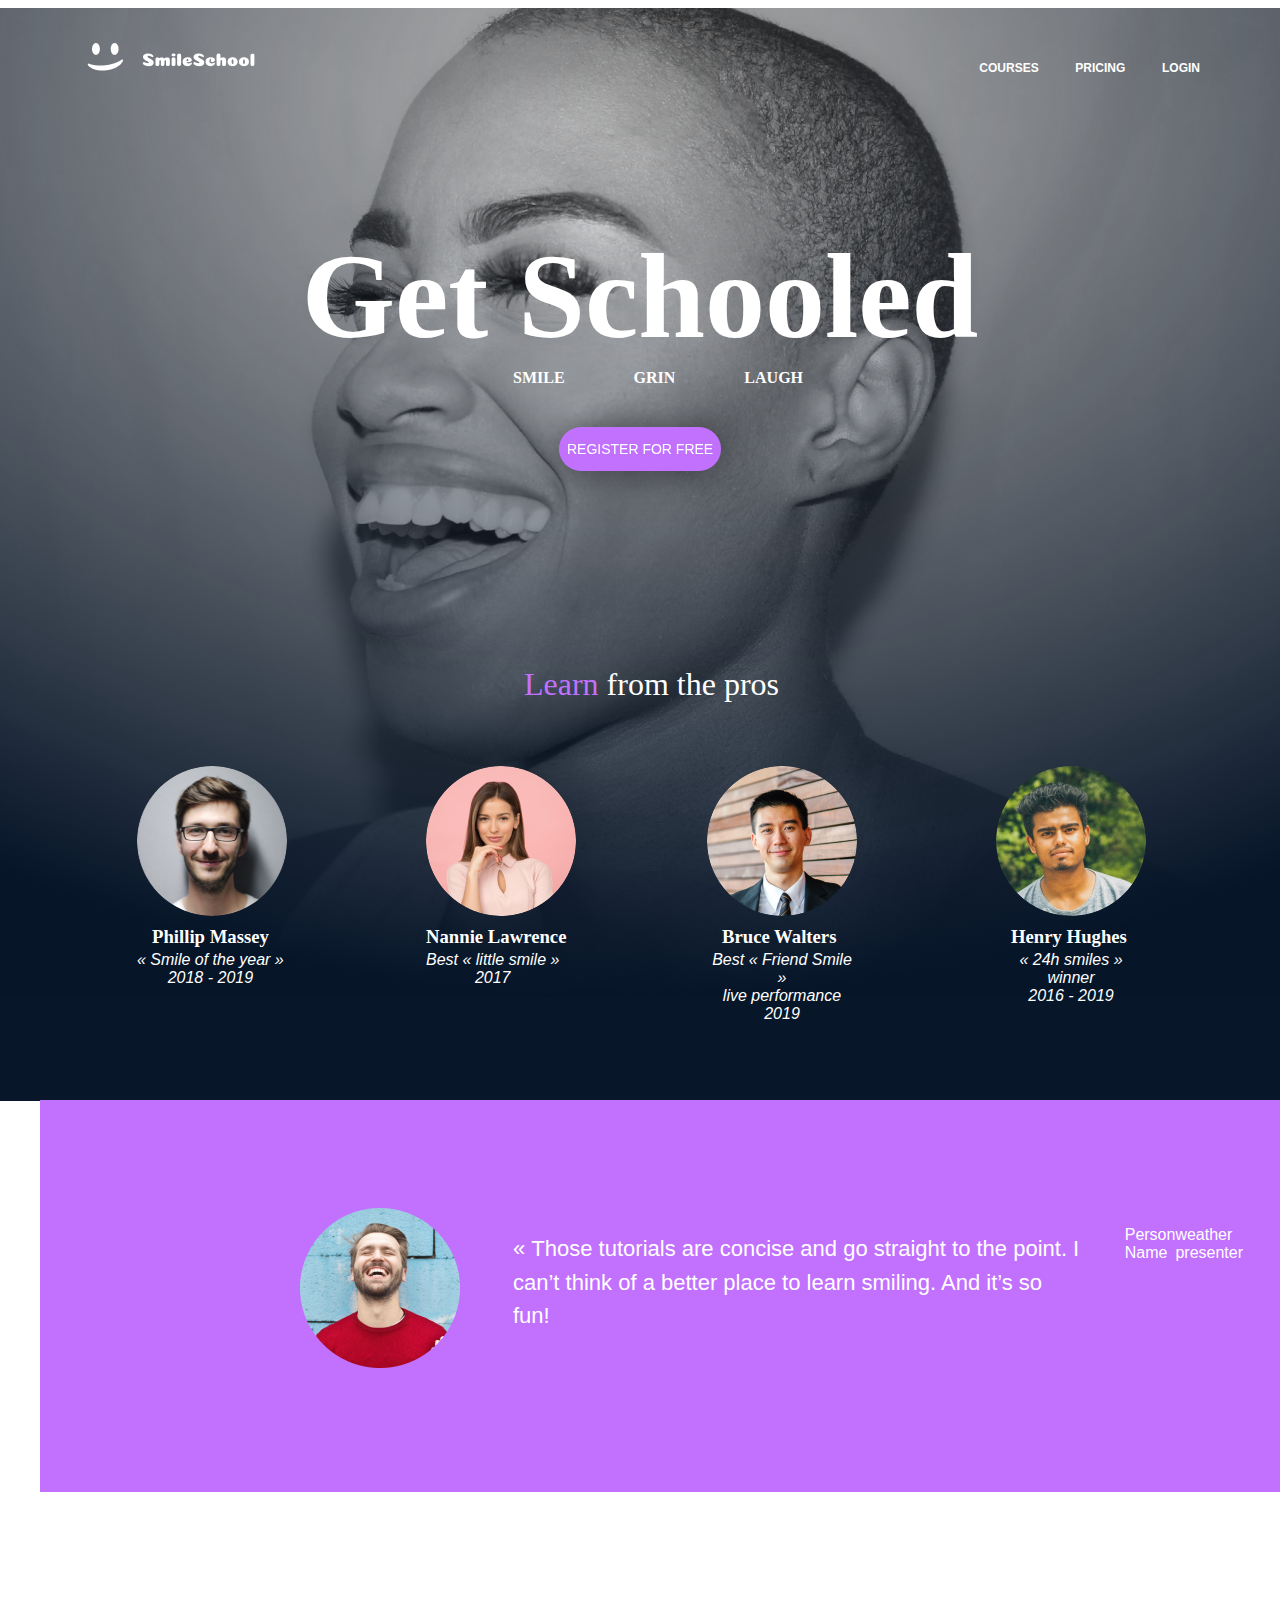
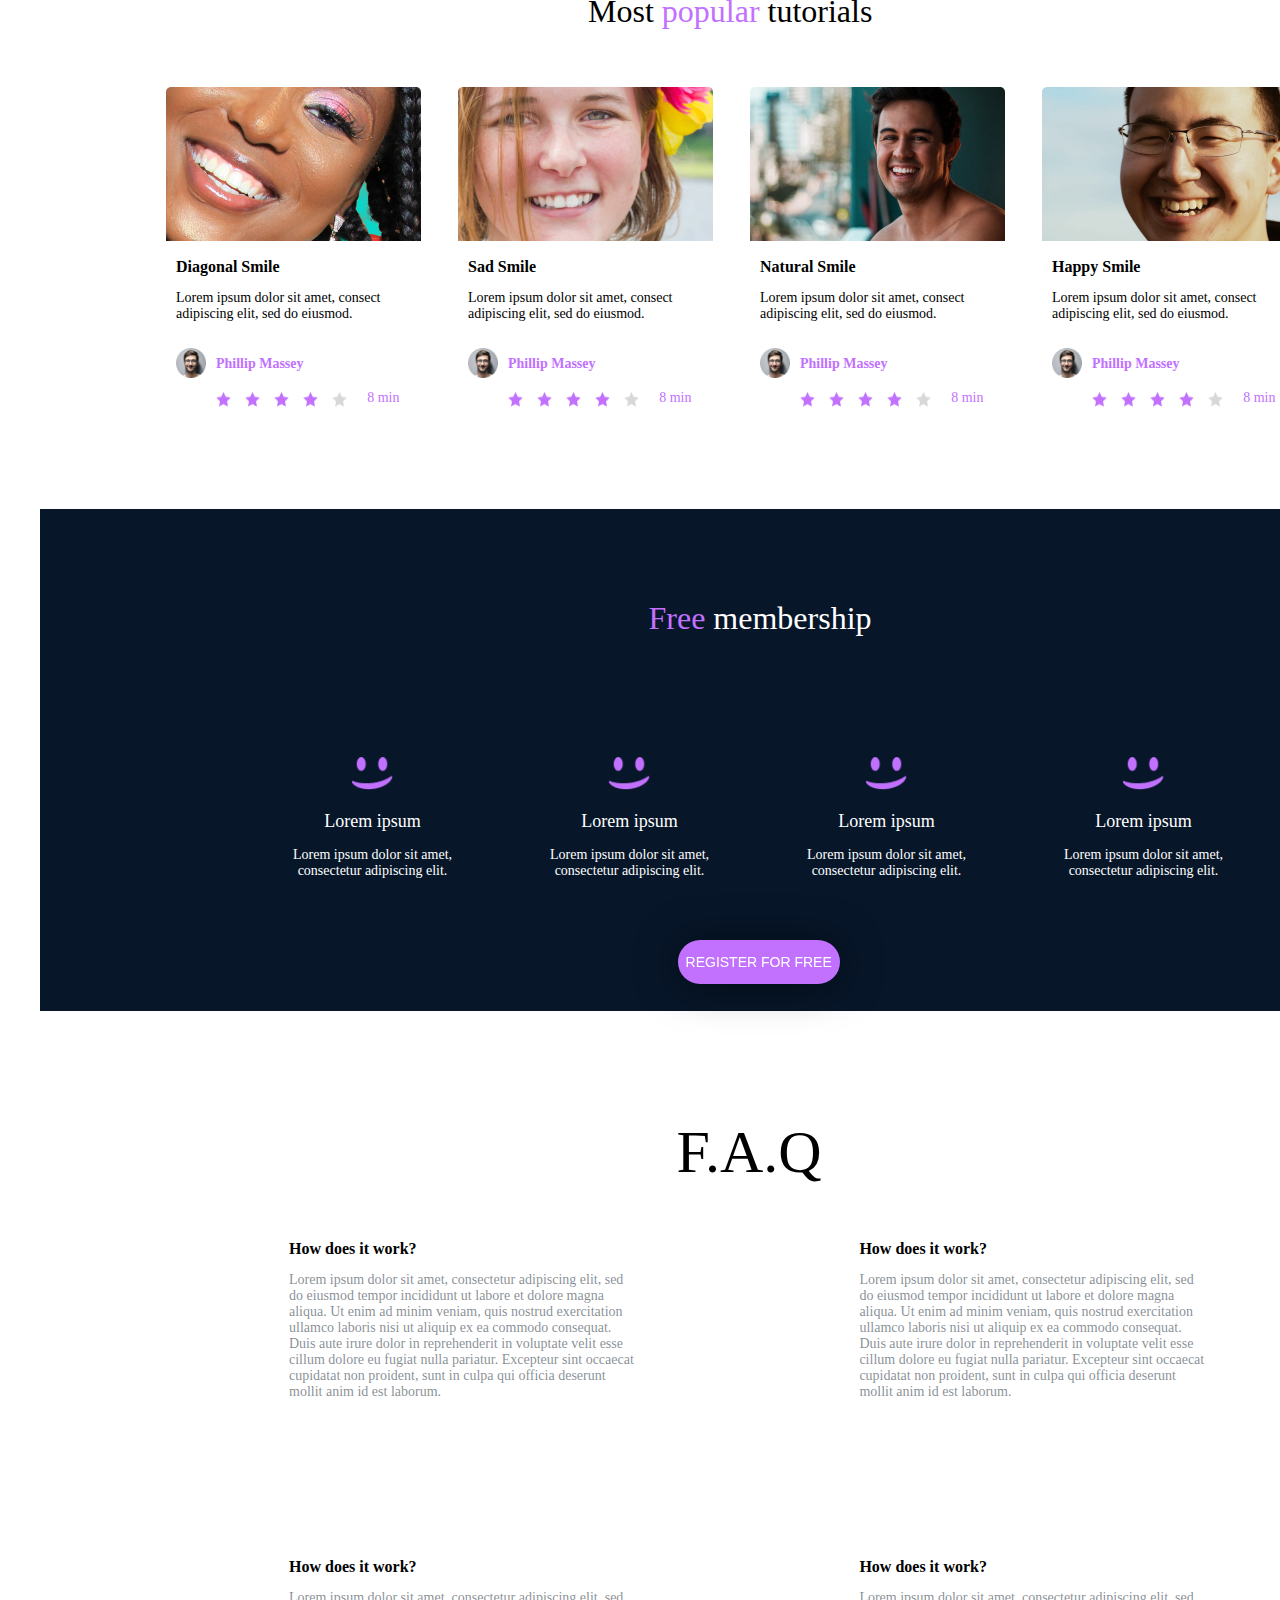
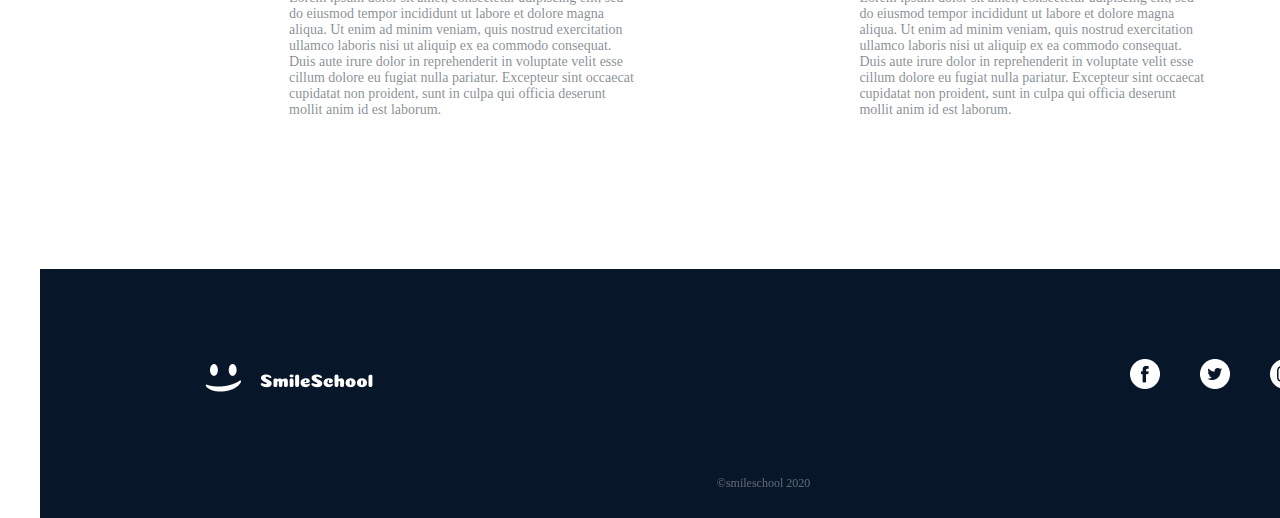
<file: css_advanced/index.html>
<!DOCTYPE html>
<html>

<head>
  <meta charset="UTF-8">
  <meta http-equiv="X-UA-Compatible" content="IE=edge">
  <meta name="viewport" content="width=device-width, initial-scale=1.0">
  <title>School Page</title>
  <link rel="stylesheet" href="./styles.css">
</head>

<body>
  <div class="container">
    <header>
      <div class="background">
        <div>
          <a class="logo"><img src="./images/logo.png" alt="logo"></a>
        </div>
        <div class="menu">
          <a href="./courses.html">COURSES</a>
          <a href="./courses.pricing.html">PRICING</a>
          <a href="./login.html">LOGIN</a>
        </div>

        <section class="banner">
          <div>
            <h1>Get Schooled</h1>
            <div class="subtitle">
              <p>SMILE</p>
              <p>GRIN</p>
              <p>LAUGH</p>
            </div>
            <button class="button" value="">REGISTER FOR FREE</button>
          </div>
          <div>
            <h2>
              <font color="#c271ff"><b>Learn</b></font> from the pros
            </h2>
            <div class="pros">
              <div class="pro1">
                <img src="./images/pro1.png" alt="">
                <h3>Phillip Massey</h3>
                <p>
                  « Smile of the year » <br>2018 - 2019
                </p>
              </div>
              <div class="pro2">
                <img src="./images/pro2.png" alt="">
                <h3>Nannie Lawrence</h3>
                <p>Best « little smile » <br>2017</p>
              </div>
              <div class="pro3">
                <img src="./images/pro3.png" alt="">
                <h3>Bruce Walters</h3>
                <p>Best « Friend Smile » <br>live performance 2019</p>
              </div>
              <div class="pro4">
                <img src="./images/pro4.png" alt="">
                <h3>Henry Hughes</h3>
                <p>
                  « 24h smiles » winner<br>2016 - 2019
                </p>
              </div>
            </div>
          </div>
        </section>
    </header>
    <main>
      <section class="quote">
        <div>
          <img src="./images/quote.png" alt="">
          <div class="qText">
            <blockquote>« Those tutorials are concise and go straight to the point. I can’t think of a better place to learn smiling. And it’s so fun!
	    </blockquote>
            <p>Person Name</p>
            <p>weather presenter</p>
          </div>
        </div>
      </section>
      <section>
        <div class="tutorials">
          <h1>Most <font color="#c271ff"><b>popular</b></font> tutorials</h1>
          <div class="tuto">
            <div class="video">
              <img src="./images/diagonal_smile.png" alt="">
              <h2>Diagonal Smile</h2>
              <p>Lorem ipsum dolor sit amet, consect adipiscing elit, sed do eiusmod.</p>
              <div class="author">
                <img src="./images/pro1.png" alt="">
                <h3>Phillip Massey</h3>
              </div>
              <div class="starc">
                <div class="star">
                  <img src="./images/Star_1.png" alt="">
                  <img src="./images/Star_2.png" alt="">
                  <img src="./images/Star_3.png" alt="">
                  <img src="./images/Star_4.png" alt="">
                  <img src="./images/Grey_star.png" alt="">
                </div>
                <p class="min">8 min</p>
              </div>
            </div>
            <div class="video">
              <img src="./images/sad_smile.png" alt="">
              <h2>Sad Smile</h2>
              <p>Lorem ipsum dolor sit amet, consect adipiscing elit, sed do eiusmod.</p>
              <div class="author">
                <img src="./images/pro1.png" alt="">
                <h3>Phillip Massey</h3>
              </div>
              <div class="starc">
                <div class="star">
                  <img src="./images/Star_1.png" alt="">
                  <img src="./images/Star_2.png" alt="">
                  <img src="./images/Star_3.png" alt="">
                  <img src="./images/Star_4.png" alt="">
                  <img src="./images/Grey_star.png" alt="">
                </div>
                <p class="min">8 min</p>
              </div>
            </div>
            <div class="video">
              <img src="./images/natural_smile.png" alt="">
              <h2>Natural Smile</h2>
              <p>Lorem ipsum dolor sit amet, consect adipiscing elit, sed do eiusmod.</p>
              <div class="author">
                <img src="./images/pro1.png" alt="">
                <h3>Phillip Massey</h3>
              </div>
              <div class="starc">
                <div class="star">
                  <img src="./images/Star_1.png" alt="">
                  <img src="./images/Star_2.png" alt="">
                  <img src="./images/Star_3.png" alt="">
                  <img src="./images/Star_4.png" alt="">
                  <img src="./images/Grey_star.png" alt="">
                </div>
                <p class="min">8 min</p>
              </div>
            </div>
            <div class="video">
              <img src="./images/happy_smile.png" alt="">
              <h2>Happy Smile</h2>
              <p>Lorem ipsum dolor sit amet, consect adipiscing elit, sed do eiusmod.</p>
              <div class="author">
                <img src="./images/pro1.png" alt="">
                <h3>Phillip Massey</h3>
              </div>
              <div class="starc">
                <div class="star">
                  <img src="./images/Star_1.png" alt="">
                  <img src="./images/Star_2.png" alt="">
                  <img src="./images/Star_3.png" alt="">
                  <img src="./images/Star_4.png" alt="">
                  <img src="./images/Grey_star.png" alt="">
                </div>
                <p class="min">8 min</p>
              </div>
            </div>
          </div>
        </div>
      </section>
      <section class="membership">
        <h1>
          <font color="#c271ff"><b>Free</b></font> membership
        </h1>
        <div class="membContent">
          <div class="dot">
            <img src="./images/smile.png" alt="">
            <h2>Lorem ipsum</h2>
            <p>Lorem ipsum dolor sit amet, consectetur adipiscing elit.</p>
          </div>
          <div class="dot">
            <img src="./images/smile.png" alt="">
            <h2>Lorem ipsum</h2>
            <p>Lorem ipsum dolor sit amet, consectetur adipiscing elit.</p>
          </div>
          <div class="dot">
            <img src="./images/smile.png" alt="">
            <h2>Lorem ipsum</h2>
            <p>Lorem ipsum dolor sit amet, consectetur adipiscing elit.</p>
          </div>
          <div class="dot">
            <img src="./images/smile.png" alt="">
            <h2>Lorem ipsum</h2>
            <p>Lorem ipsum dolor sit amet, consectetur adipiscing elit.</p>
          </div>
          <button class="button">REGISTER FOR FREE</button>
        </div>
      </section>
      <section class="faq">
        <h1>F.A.Q</h1>
        <div class="faqContent1">
          <div class="fc1">
            <h2>How does it work?</h2>
            <p>Lorem ipsum dolor sit amet, consectetur adipiscing elit, sed do eiusmod tempor incididunt ut labore et
              dolore magna aliqua. Ut enim ad minim veniam, quis nostrud exercitation ullamco laboris nisi ut aliquip ex
              ea commodo consequat. Duis aute irure dolor in reprehenderit in voluptate velit esse cillum dolore eu
              fugiat nulla pariatur. Excepteur sint occaecat cupidatat non proident, sunt in culpa qui officia deserunt
              mollit anim id est laborum.</p>
          </div>
          <div class="fc2">
            <h2>How does it work?</h2>
            <p>Lorem ipsum dolor sit amet, consectetur adipiscing elit, sed do eiusmod tempor incididunt ut labore et
              dolore magna aliqua. Ut enim ad minim veniam, quis nostrud exercitation ullamco laboris nisi ut aliquip ex
              ea commodo consequat. Duis aute irure dolor in reprehenderit in voluptate velit esse cillum dolore eu
              fugiat nulla pariatur. Excepteur sint occaecat cupidatat non proident, sunt in culpa qui officia deserunt
              mollit anim id est laborum.</p>
          </div>
        </div>
        <div class="faqContent2">
          <div class="fc3">
            <h2>How does it work?</h2>
            <p>Lorem ipsum dolor sit amet, consectetur adipiscing elit, sed do eiusmod tempor incididunt ut labore et
              dolore magna aliqua. Ut enim ad minim veniam, quis nostrud exercitation ullamco laboris nisi ut aliquip
              ex ea commodo consequat. Duis aute irure dolor in reprehenderit in voluptate velit esse cillum dolore eu
              fugiat nulla pariatur. Excepteur sint occaecat cupidatat non proident, sunt in culpa qui officia
              deserunt mollit anim id est laborum.</p>
          </div>
          <div class="fc4">
            <h2>How does it work?</h2>
            <p>Lorem ipsum dolor sit amet, consectetur adipiscing elit, sed do eiusmod tempor incididunt ut labore et
              dolore magna aliqua. Ut enim ad minim veniam, quis nostrud exercitation ullamco laboris nisi ut aliquip
              ex ea commodo consequat. Duis aute irure dolor in reprehenderit in voluptate velit esse cillum dolore eu
              fugiat nulla pariatur. Excepteur sint occaecat cupidatat non proident, sunt in culpa qui officia
              deserunt mollit anim id est laborum.</p>
          </div>
        </div>
      </section>
    </main>
    <footer>
      <div class="footer">
        <div>
          <img class="flogo" src="./images/logo.png" alt="">
          <div class="social">
            <a href=""><img src="./images/Facebook_White.png" alt=""></a>
            <a href=""><img src="./images/Twitter_White.png" alt=""></a>
            <a href=""><img src="./images/Instagram_White.png" alt=""></a>
          </div>
        </div>
        <p>©smileschool 2020</p>
      </div>
    </footer>
  </div>
</body>

</html>
</file>
<file: css_advanced/styles.css>
.container {
    display: flex;
    justify-content: center;
  }
  .background {
    background-image: url(.//images/background.png);
    background-size: 100%;
    display: flex;
    flex: auto;
    position: relative;
    width: 1440px;
    height: 1093px;
  }
  
  .logo {
    position: absolute;
    left: 167px;
    top: 35px;
    flex: 2;
    z-index: 1;
  }
  .menu {
    position: absolute;
    width: 234px;
    height: 15px;
    left: 1041px;
    top: 37px;
    font-family: 'Source Sans Pro', sans-serif;
    font-size: 12px;
    font-weight: 700;
    text-transformation: uppercase;
    z-index: 1;
    display: flex;
    flex: 4;
    justify-content: space-evenly;
    }
    .menu a {
      padding: 16px;
      margin-left: 1%;
      margin-right: 1%;
      text-decoration: none;
      color: white;
    }
    .banner {
      position: absolute;
      width: 1440px;
      height: 1093px;
      color: white;
      font-family: Source Sans Pro;
    }
    .banner h1 {
      text-align: center;
      margin-top: 220px;
      font-weight: bold;
      font-size: 120px;
    }
    .banner h2 {
      position: absolute;
      font-size: 32px;
      font-weight: 300;
      top: 631px;
      left: 604px;
    }
    .subtitle {
      font-weight: bold;
      font-size: 16px;
      position: absolute;
      left: 41.18%;
      top: calc(50% - 20px/2 - 175.5px);
    }
    .subtitle p {
      display: inline;
      padding-inline-end: 65px;
    }
  .button {
    border: none;
    cursor: pointer;
    background-color: #c271ff;
    width: 162px;
    height: 44px;
    border-radius: 22px;
    color: white;
    text-align: center;
    font-family: 'Source Sans Pro', sans-serif;
    font-size: 14px;
    filter: drop-shadow(0px 2px 20px rgba(0, 0, 0, 0.5));
     }
     .banner button {
      position: absolute;
      left: 44.38%;
      top: 38.33%;
     }
     .pros {
       position: absolute;
       top: 758px;
       text-align: center;
     }
     .pro1 {
      position: absolute;
      left: 217px;
      width: 150px;
    }
    .pro2 {
     position: absolute;
     left: 506px;
     width: 150px;
   }
   .pro3 {
     position: absolute;
     left: 787px;
     width: 150px;
   }
   .pro4 {
     position: absolute;
     left: 1076px;
     width: 150px;
   }
   .pro4 h3, .pro1 h3, .pro3 h3 {
     left: 10%;
     font-family: 'Source Sans Pro';
   }
  
     .pros img{
       width: 150px;
       height: 150px;
       border-radius: 50%;
     }
     .pros p {
       font-family: 'Source Sans Pro', sans-serif;
       font-style: italic;
       font-size: 16px;
       font-weight: 300;
       position: absolute;
       text-align: center;
       top: 110%;
     }
     .pros h3 {
       position: absolute;
       font-weight: 900;
       top: 90%;
       line-height: 27px;
       text-align: center;
     }
     .quote {
      
       background-color: #c271ff;
       position: absolute;
       width: 1440px;
       height: 392px;
       left: 40px;
       top: 1100px;
     }
     .quote img {
      position: relative;
      width: 160px;
      height: 160px;
      left: 260px;
      top: 108px;
     }
     .qText {
      font-family: 'Source Sans Pro', sans-serif;
      position: absolute;
      width: 730px;
      height: 158px;
      left: 473px;
      top: 110px;
      color: white;
      display: flex;
      flex-direction: row;
     }

     .qText blockquote {
      font-weight: 400;
      font-size: 22px;
      line-height: 33.6px;
      margin-left: 0;
     }

     .qText .Person_Name{
      position: absolute;
      font-weight: 700;
      font-size: 22px;
      left: 0px;
      top: 100px;
     }

     .qText .weather {
     position: absolute;
     font-style: italic;
     font-weight: 400;
     font-size: 22px;
     left: 0px;
     top: 130px;
     }
     .tutorials {
      display: flex;
      justify-content: center;
      position: absolute;
      width: 1228px;
      height: 450px;
      left: 106px;
      top: 1572px;
      font-family: 'Source Sans Pro';
     }
     .tutorials h1 {
      font-size: 32px;
      font-weight: 300;
      text-align: center;
      justify-content: start;
      position: absolute;
      left: 39.25%;
      top: calc(50% - 40px/2 - 205px);
     }
     .tuto {
       position: absolute;
       display: flex;
       justify-content: center;
       top: 115px;
       left: 60px;
     }
     
     .video img {
      width: 255px;
      height: 154px;
      
     }
     .video h2 {
       padding-left: 10px;
       font-size: 16px;
       font-weight: bold;
     }
     .video p {
       padding-left: 10px;
       font-size: 14px;
       font-weight: 300;
       width: 242px;
       height: 48px;
     }
     .author img {
      padding-left: 10px;
      position: absolute;
      width: 30px;
      height: 30px;
      left: auto;
      top: 261px;
     }
  
     .author h3 {
      position: absolute;
      top: 255px;
      left: auto;
      padding-left: 50px;
      font-size: 14px;
      color: #c271ff;
     }
     .starc {
       padding-left: 40px;
     }
     .star img {
       padding-left: 10px;
       position: relative;
       width: 15px;
       height: 15px;
       top: 40px;
     }
     .min {
      position: relative;
      height: 27px;
      left: 60%;
      top: 5px;
      color: #c271ff;
      font-weight: 600;
     }
  .membership {
    background-color: #071629;
    position: absolute;
    width: 1440px;
    height: 502px;
    left: 40px;
    top: 2109px;
  }
  .membership h1{
    position: relative;
    top: 70px;
    color: white;
    font-family: 'Source Sans Pro';
    font-weight: 300;
    text-align: center;
  }
  .membContent{
    display: flex;
    position: relative;
    top: 168px;
    left: 204px;
    width: 1112px;
    height: 282px;
  }
  .membContent button{
    position: absolute;
  left: 39%;
  top: 65%;
  
  }
  .dot {
    color: white;
    font-family: 'Source Sans Pro';
    position: relative;
    text-align: center;
    width: 257px;
    height: 153px;
  }
  .dot img{
    width: 43.5px;
    height: 35.5;
  }
  .dot h2{
    font-size: 18px;
    font-weight: 500;
  }
  .dot p {
    font-size: 14px;
    font-weight: 300;
    width: 215px;
    height: 52px;
    padding-inline: 21px;
  }
  .faq{
    position: absolute;
    width: 920px;
    height: 707px;
    left: 289px;
    top: 2678px;
  }
  .faq h1{
    text-align: center;
    font-weight: 300;
    font-size: 60px;
  }
  .faqContent1 h2{
    font-weight: bold;
    font-size: 16px;
  }
  .faqContent1 p{
    font-size: 14px;
    color: #07162980;
  }
  .fc1 {
    position: absolute;
    left: 0%;
    top: 21%;
    width: 350px;
    height: 242px;
  }
  .fc2 {
    position: absolute;
    left: 62%;
    top: 21%;
    width: 350px;
    height: 242px;
  }
  .faqContent2 h2{
    font-weight: bold;
    font-size: 16px;
  }
  .faqContent2 p{
    font-size: 14px;
    color: #07162980;
  }
  .fc3 {
    position: absolute;
    left: 0%;
    top: 66%;
    width: 350px;
    height: 242px;
  }
  .fc4 {
    position: absolute;
    left: 62%;
    top: 66%;
    width: 350px;
    height: 242px;
  }
  .footer {
    position: absolute;
    width: 1440px;
    height: 249px;
    left: 40px;
    top: 3469px;
    background-color: #071629;
  }
  .footer p {
    position: absolute;
    left: 47%;
    top: calc(50% - 15px/2 + 78px);;
    font-family: 'Source Sans Pro';
    color: white;
    font-size: 12px;
    mix-blend-mode: normal;
    opacity: 0.35;
  }
  .flogo {
    position: absolute;
    left: 11.46%;
    top: 38.15%;
    width: 169px;
    height: 30px;
  }
  .social {
    display: flex;
    position: absolute;
    width: 130px;
    height: 30px;
    left: 1070px;
    top: 90px;
  }
  .social img {
    padding-inline: 20px;
  }
</file>
